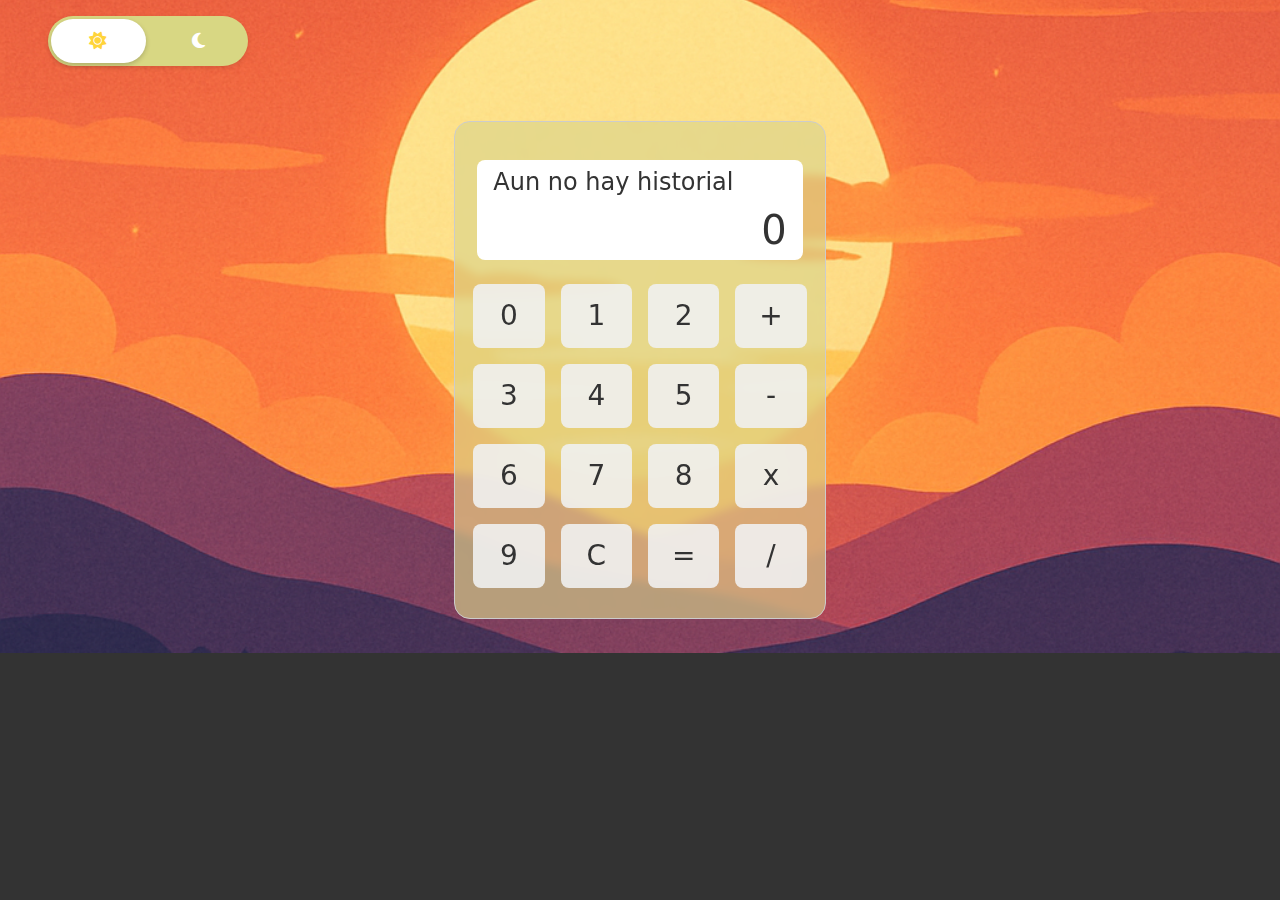
<file: index.html>
<!DOCTYPE html>
<html lang="en">
<head>
    <meta charset="UTF-8">
    <meta name="viewport" content="width=device-width, initial-scale=1.0">
    <title>Calculadora</title>
    <link href="https://cdn.jsdelivr.net/npm/bootstrap@5.3.2/dist/css/bootstrap.min.css" rel="stylesheet">
    <link rel="stylesheet" href="view/css/style.css">
    <link  rel="stylesheet" href="https://cdnjs.cloudflare.com/ajax/libs/font-awesome/6.5.0/css/all.min.css"/>
</head>
<body class="body-dia">
  <div class="toggle-container mx-5">
  <div class="toggle-switch" id="toggleSwitch">
    <div class="toggle-slider"></div>
    <div class="toggle-option left"><i class="fa-solid fa-sun fa-lg" style="color: #FFD43B;"></i>
</div>
    <div class="toggle-option right"><i class="fa-solid fa-moon fa-lg" style="color: #ffffff;"></i></div>
  </div>
</div>

    <div class="container">
      


        <div class="col-md-4 col-9 content mt-5">
                <div class="col-md-12 my-3 screen bg-white">
                    <div class="history" id="history">
                        Aun no hay historial
                    </div>
                    <div class="screen-text fs-1 text-end" id="screen">
                        
                       0
                    </div>
                </div>
                <!--  -->
                
                <div class=" col-12 numbers ">
                    
                    <div class="row line">
             <button value="0" class="btn btn-number number col fs-3 m-2">0</button>
             <button value="1" class="btn btn-number number col fs-3 m-2">1</button>
             <button value="2" class="btn btn-number number col fs-3 m-2">2</button>
             <button value="+" class="btn btn-number number col fs-3 m-2">+</button>
            </div>
            
            <div class="row line">
                <button value="3" class="btn btn-number number col fs-3 m-2">3</button>
                <button value="4" class="btn btn-number number col fs-3 m-2">4</button>
                <button value="5" class="btn btn-number number col fs-3 m-2">5</button>
                <button value="-" class="btn btn-number number col fs-3 m-2">-</button>
            </div>
            <div class="row line"> 
            <button value="6" class="btn btn-number number col fs-3 m-2">6</button>
            <button value="7" class="btn btn-number number col fs-3 m-2">7</button>
            <button value="8" class="btn btn-number number col fs-3 m-2">8</button>
            <button value="*" class="btn btn-number number col fs-3 m-2">x</button>
            </div>
            <div class="row line">
                <button value="9" class="btn btn-number number col fs-3 m-2">9</button>
                <button value="C" class="btn btn-number number col fs-3 m-2">C</button>
                <button value="=" class="btn btn-number number col fs-3 m-2">=</button>
                <button value="/" class="btn btn-number number col fs-3 m-2">/</button>
            </div>
            
            </div>   
        
        
        
        
        
        
    </div>
</div>
<script src="https://cdn.jsdelivr.net/npm/bootstrap@5.3.2/dist/js/bootstrap.bundle.min.js"></script>   
<script src="controller/js/main.js"></script>
</body>
</html>
</file>
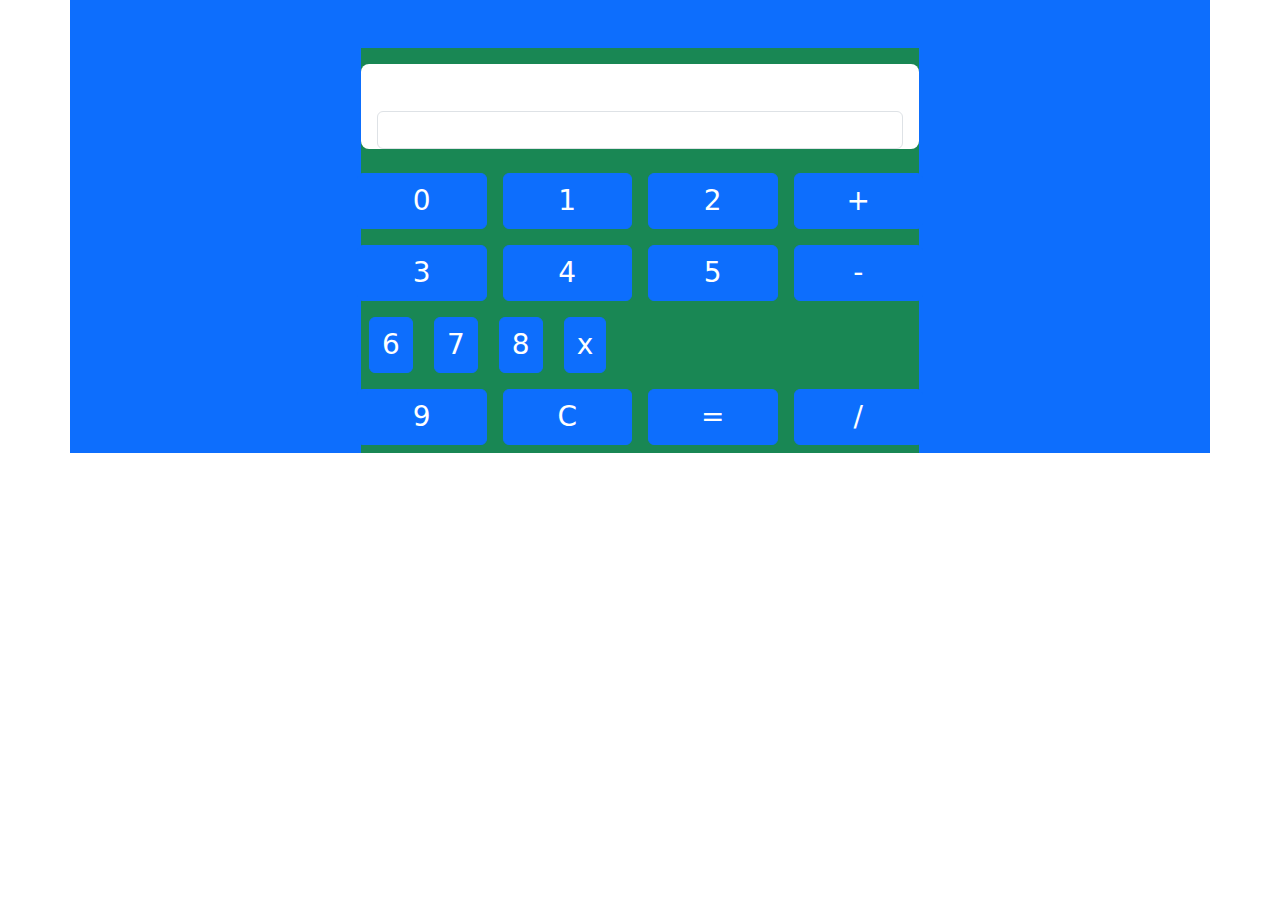
<file: view/html/index.html>
<!DOCTYPE html>
<html lang="en">
<head>
    <meta charset="UTF-8">
    <meta name="viewport" content="width=device-width, initial-scale=1.0">
    <title>Calculadora</title>
    <link href="https://cdn.jsdelivr.net/npm/bootstrap@5.3.2/dist/css/bootstrap.min.css" rel="stylesheet">
    <link rel="stylesheet" href="/view/css/style.css">
</head>
<body>
<div class="container bg-primary">
    <div class="col-md-6 bg-success content mt-5">
        <form id="calculator-form">
            <div class="my-3 screen bg-white">
                <label for="history" class="form-label text-white">ejem</label>
                <input type="text" class="form-control" id="screen" required>
            </div>
            <!--  -->

            <div class="numbers col-md-12">

            <div class="row line">
                            <button class="btn btn-primary col fs-3 m-2">0</button>
                            <button class="btn btn-primary col fs-3 m-2">1</button>
                            <button class="btn btn-primary col fs-3 m-2">2</button>
                            <button class="btn btn-primary col fs-3 m-2">+</button>
            </div>

            <div class="row line">
            <button class="btn btn-primary col fs-3 m-2">3</button>
            <button class="btn btn-primary col fs-3 m-2">4</button>
            <button class="btn btn-primary col fs-3 m-2">5</button>
            <button class="btn btn-primary col fs-3 m-2">-</button>
            </div>
            <button class="btn btn-primary col fs-3 m-2">6</button>
            <button class="btn btn-primary col fs-3 m-2">7</button>
            <button class="btn btn-primary col fs-3 m-2">8</button>
            <button class="btn btn-primary col fs-3 m-2">x</button>

            <div class="row line">
            <button class="btn btn-primary col fs-3 m-2">9</button>
            <button class="btn btn-primary col fs-3 m-2">C</button>
            <button class="btn btn-primary col fs-3 m-2">=</button>
            <button class="btn btn-primary col fs-3 m-2">/</button>
            </div>

            </div>   
        </form>






    </div>
</div>
<script src="https://cdn.jsdelivr.net/npm/bootstrap@5.3.2/dist/js/bootstrap.bundle.min.js"></script>   
</body>
</html>
</file>
<file: view/css/style.css>
.body-dia{
    background-color: #333 ;
    background-image: url(../../public/images/diurno.png);
    background-position: center;
    background-size: cover;
    background-repeat: no-repeat;
}
.body-noche{
    background-image: url(../../public/images/noctuno.png);
    background-position: center;
    background-size: cover;
    background-repeat: no-repeat;
}
.container{
    display: flex;
    justify-content: center;
    align-items: center;
}

.screen{
    background-color: #ffffff;
    border-radius: 0.5rem;
    padding-left: 1rem;
    padding-top: 0.2rem;
    padding-right: 1rem;
    font-size: 1.5rem;
    color: #333;
}

.body-dia .content{
    background-color: rgba(218, 212, 140, 0.637);
    border: 1px solid #ccc;
    backdrop-filter: blur(5px);
    height: 70%;
    padding: 2%;
    border-radius: 1rem;
}

.body-noche .content{
    background-color: rgba(0, 0, 0, 0.637);
    border: 1px solid #000000;
    backdrop-filter: blur(5px);
    height: 70%;
    padding: 2%;
    border-radius: 1rem;
}

.btn-number{
    width: 3rem;
    height: 4rem;
    background-color: #f0f0f0e7;
    border: none;
    border-radius: 0.5rem;
    font-size: 1.5rem;
    color: #333;
}


/*  */
.toggle-container {
  width: 11%;
  display: inline-block;
  margin-top: 1rem;
}

.toggle-switch {
  position: relative;
  display: inline-block;
  width: 200px;
  height: 50px;
  background-color: #d8d783;
  border-radius: 25px;
  cursor: pointer;
  transition: all 0.3s ease;
  box-shadow: 0 2px 5px rgba(0,0,0,0.1);
}

.toggle-switch.active {
  background-color: #afafaf;
}

.toggle-slider {
  position: absolute;
  top: 3px;
  left: 3px;
  width: 95px;
  height: 44px;
  background-color: rgb(255, 255, 255);
  border-radius: 22px;
  transition: transform 0.3s ease;
  box-shadow: 0 2px 5px rgba(0,0,0,0.2);
}

.toggle-switch.active .toggle-slider {
  background-color: rgb(0, 0, 0);
  transform: translateX(98px);
}

.toggle-option {
  position: absolute;
  top: 0;
  width: 150px;
  height: 50px;
  display: flex;
  align-items: center;
  justify-content: center;
  font-weight: 500;
  font-size: 14px;
  transition: color 0.3s ease;
  z-index: 1;
}

.toggle-option.left {
  width: 50%;
  display: flex;
  justify-content: center;
  align-items: center;
  left: 0;
}

.toggle-option.right {
  width: 50%;
  display: flex;
  justify-content: center;
  align-items: center;
  right: 0;
}




/*  */
</file>
